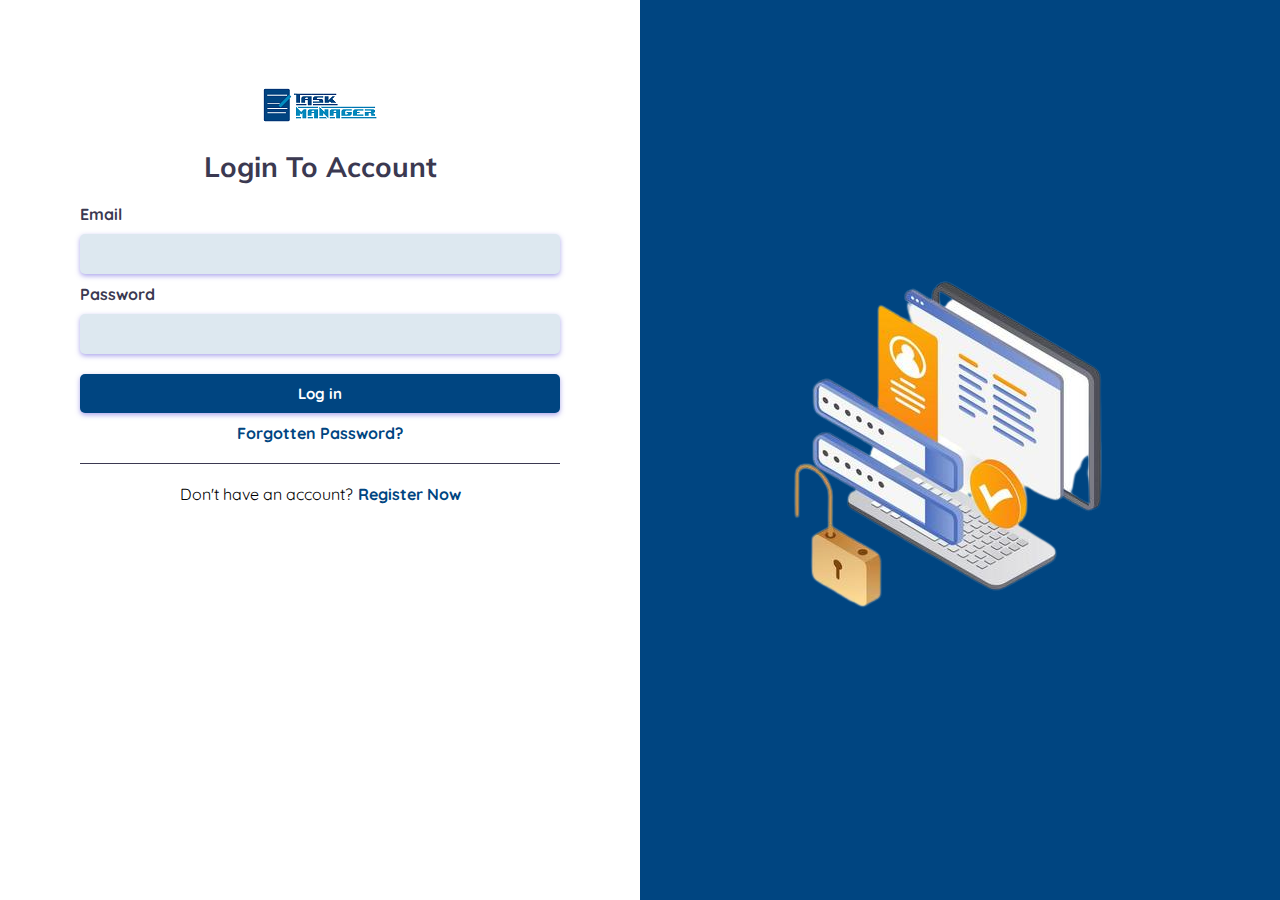
<file: auth/login.html>
<!DOCTYPE html>
<html lang="en">
<head>
    <meta charset="UTF-8">
    <meta http-equiv="X-UA-Compatible" content="IE=edge">
    <meta name="viewport" content="width=device-width, initial-scale=1.0">
    <title>Task Manager || Login</title>

    <!-- - favicon-->
    <link rel="shortcut icon" href="./favicon.svg" type="image/svg+xml">
    
    <!-- - custom css link-->
    <link rel="stylesheet" href="../assets/css/style.css">
    
    <!-- - google font link-->
    <link rel="preconnect" href="https://fonts.googleapis.com">
    <link rel="preconnect" href="https://fonts.gstatic.com" crossorigin>
    <link
        href="https://fonts.googleapis.com/css2?family=Mulish:wght@600;700;900&family=Quicksand:wght@400;500;600;700&display=swap"
        rel="stylesheet">
</head>
<body>
    <div class="body-cont">
        
        <div class="form">
            <div class="form-sect">
                <div class="form-logo">
                    <a href="../index.html"><img src="../assets/images/logo.png" alt=""></a>
                </div>
                
                <h2 class="h2 about-title">Login To Account</h2>

                <form action="#" method="POST">
                    
                    <label for="email" class="label">Email</label>
                    <input type="email" name="email" class="inp">
                    <label for="password" class="label">Password</label>
                    <input type="password" name="password" class="inp">
                    <button type="submit" name="login" class="btn btn-primary btn-form">Log in</button>
                    <p class="form-txt"><span><a href="forgottenpass.html">Forgotten Password?</a> </span></p>
                </form>

                <div class="form-alt">
                    <p>Don't have an account? <span><a href="register.html">Register Now</a> </span></p>
                </div>
            </div>
            
        </div>

        <div class="side-img">
            <img src="../assets/images/login2.png" alt="">
        </div>
    </div>
</body>
</html>
</file>
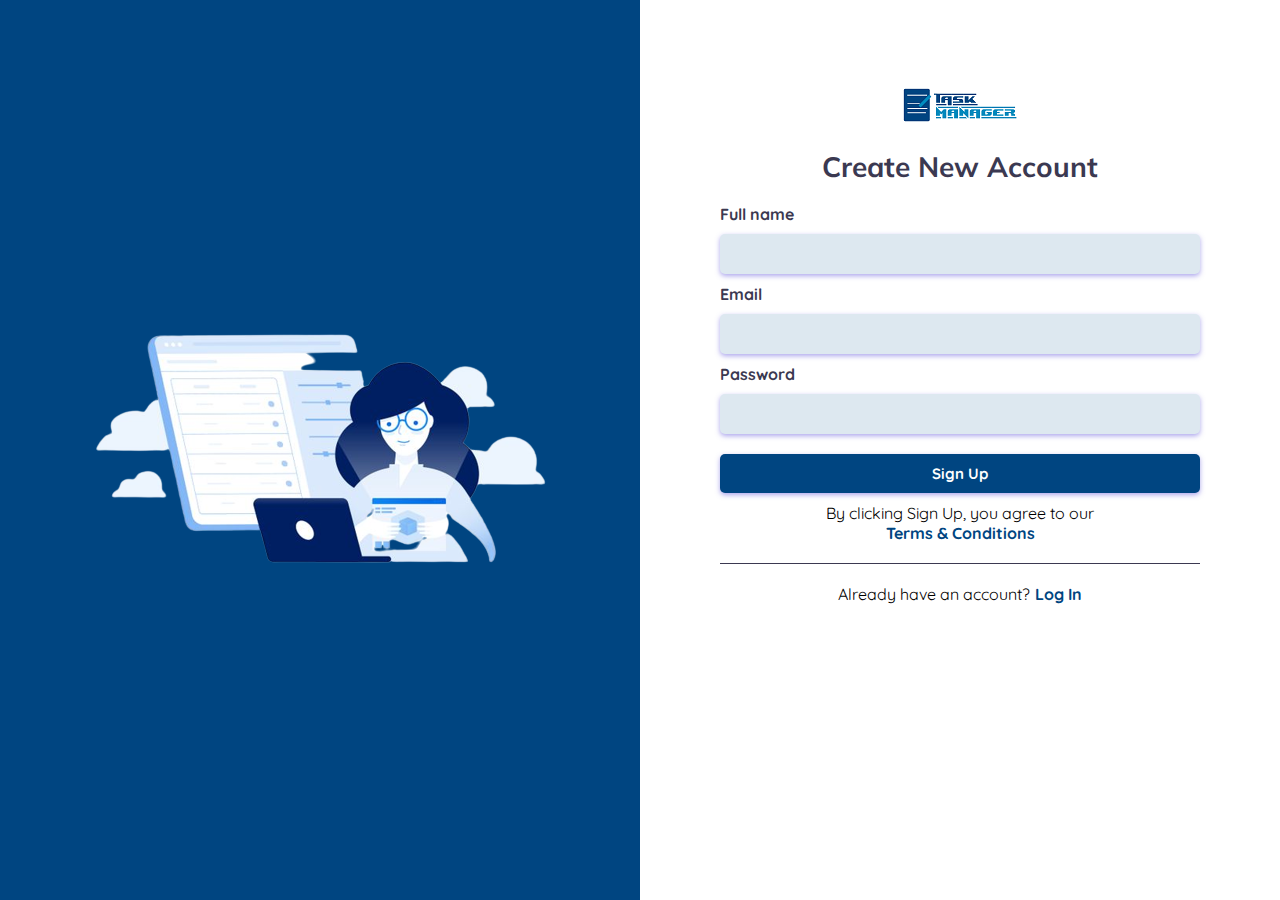
<file: auth/register.html>
<!DOCTYPE html>
<html lang="en">

<head>
    <meta charset="UTF-8">
    <meta http-equiv="X-UA-Compatible" content="IE=edge">
    <meta name="viewport" content="width=device-width, initial-scale=1.0">
    <title>Task Manager || Register</title>

    <!-- - favicon-->
    <link rel="shortcut icon" href="./favicon.svg" type="image/svg+xml">

    <!-- - custom css link-->
    <link rel="stylesheet" href="../assets/css/style.css">

    <!-- - google font link-->
    <link rel="preconnect" href="https://fonts.googleapis.com">
    <link rel="preconnect" href="https://fonts.gstatic.com" crossorigin>
    <link
        href="https://fonts.googleapis.com/css2?family=Mulish:wght@600;700;900&family=Quicksand:wght@400;500;600;700&display=swap"
        rel="stylesheet">
</head>

<body>
    <div class="body-cont">
        <div class="side-img">
            <img src="../assets/images/reg1.png" alt="">
        </div>
        <div class="form">
            <div class="form-sect">
                <div class="form-logo">
                    <a href="../index.html"><img src="../assets/images/logo.png" alt=""></a>
                </div>

                <h2 class="h2 about-title">Create New Account</h2>

                <form action="#" method="POST">
                    <label for="fname" class="label">Full name</label>
                    <input type="text" name="fname" class="inp">
                    <label for="email" class="label">Email</label>
                    <input type="email" name="email" class="inp">
                    <label for="password" class="label">Password</label>
                    <input type="password" name="password" class="inp">
                    <button type="submit" name="Signup" class="btn btn-primary btn-form">Sign Up</button>
                    <p class="form-txt">By clicking Sign Up, you agree to our<span><a href="terms.html">Terms & Conditions</a> </span></p>
                </form>

                <div class="form-alt">
                    <p>Already have an account? <span><a href="login.html">Log In</a> </span></p>
                </div>
            </div>

        </div>
    </div>
</body>

</html>
</file>
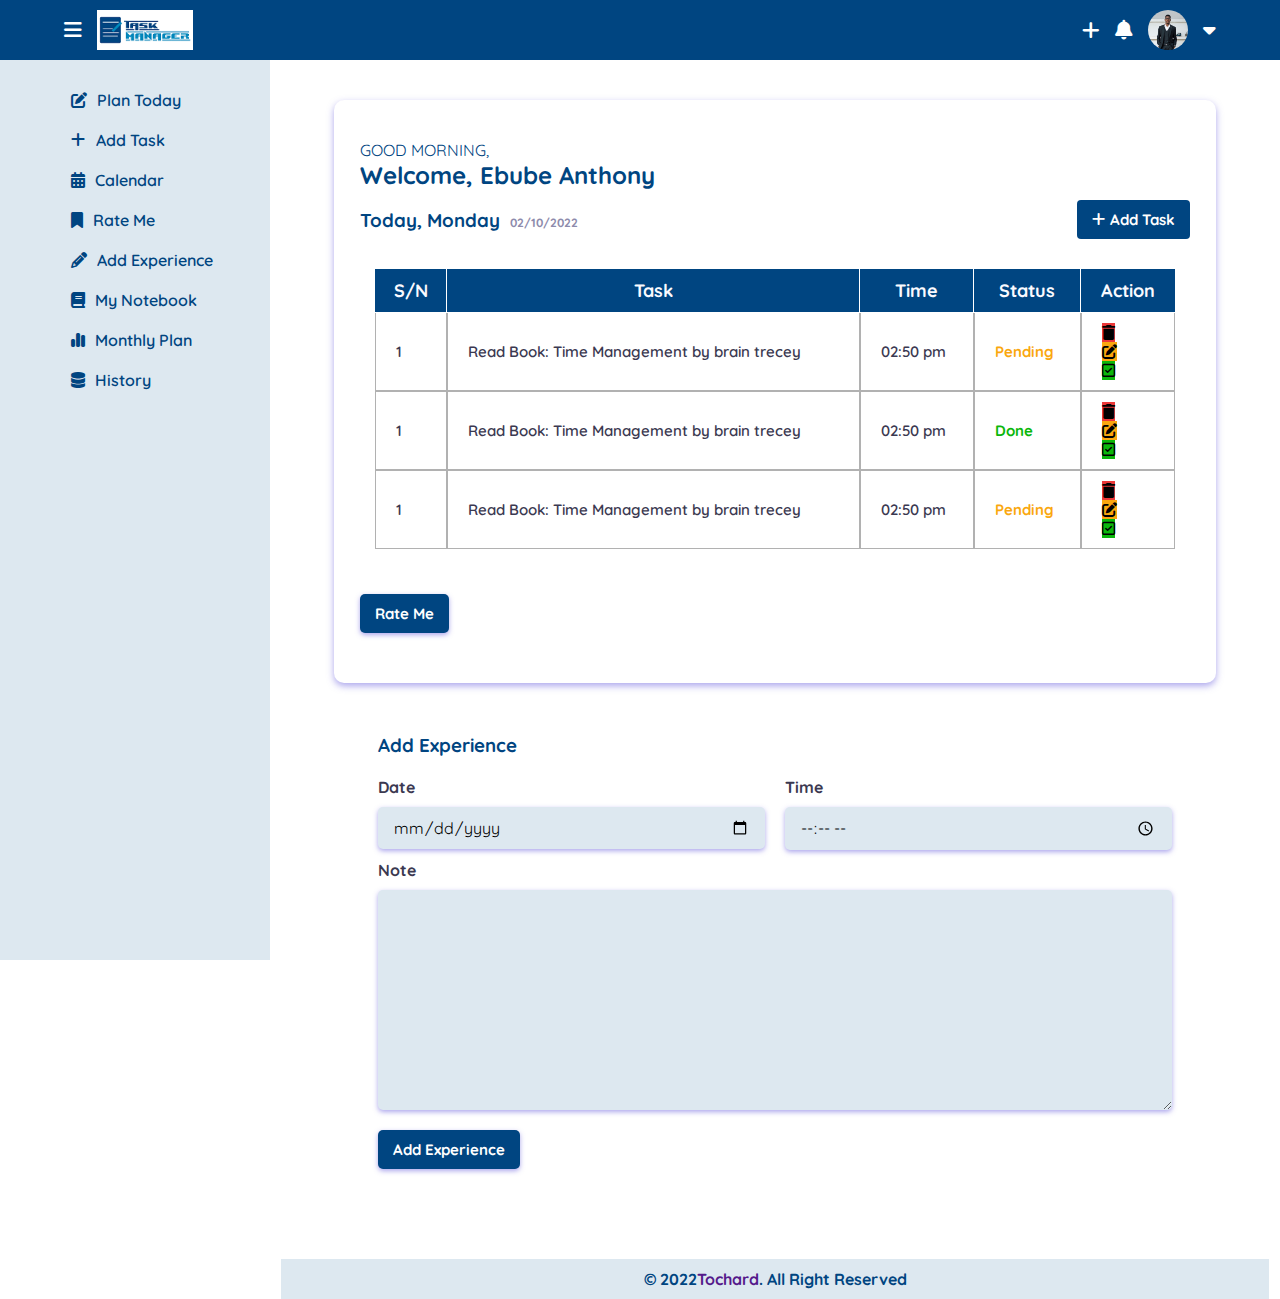
<file: dashboard/dashboard.html>
<!DOCTYPE html>
<html lang="en">
<head>
    <meta charset="UTF-8">
    <meta http-equiv="X-UA-Compatible" content="IE=edge">
    <meta name="viewport" content="width=device-width, initial-scale=1.0">
    <title>Dashboard</title>
    <!-- - custom css link-->
    <link rel="stylesheet" href="https://cdnjs.cloudflare.com/ajax/libs/font-awesome/6.1.2/css/all.min.css">
    <!-- - custom css link-->
    <link rel="stylesheet" href="./css/styles.css">
    
    <link rel="stylesheet" href="https://cdnjs.cloudflare.com/ajax/libs/font-awesome/6.1.2/css/all.min.css">
    <!-- - google font link-->
    <link rel="preconnect" href="https://fonts.googleapis.com">
    <link rel="preconnect" href="https://fonts.gstatic.com" crossorigin>
    <link
        href="https://fonts.googleapis.com/css2?family=Mulish:wght@600;700;900&family=Quicksand:wght@400;500;600;700&display=swap"
        rel="stylesheet">
</head>
<body>
    <div class="header">
        <div class="top-nav">
            <div class="left-nav">
                <i class="fa-solid fa-bars" id="menu"></i>
                <img src="../assets/images/logo.png" alt="logo" class="logo">
            </div>
            <div class="left-nav-mobile">
                <i class="fa-solid fa-bars" id="mobile"></i>
                <img src="../assets/images/logo.png" alt="logo" class="logo">
                <p>dd</p>
            </div>
            <div class="right-nav">
                <i class="fa-solid fa-plus"></i>
                <i class="fa-solid fa-bell"></i>
                <div class="profile">
                    <img src="./images/pro.jpg" alt="profile" class="profile-img">
                    <i class="fa-solid fa-caret-down"></i>
                </div>
            </div>
        </div>
    </div>

    <div class="content">
        <div class="mobile-nav" id="mobile-navs">
            <ul>
                <a href="#" class="nav-link"><li class="nav-items"><i class="fa-solid fa-pen-to-square"></i>Plan Today</li></a>
                <a href="#" class="nav-link"><li class="nav-items"><i class="fa-solid fa-plus"></i>Add Task</li></a>
                <a href="#" class="nav-link"><li class="nav-items"><i class="fa-solid fa-calendar-days"></i>Calendar</li></a>
                <a href="#" class="nav-link"><li class="nav-items"><i class="fa-solid fa-bookmark"></i>Rate Me</li></a>
                <a href="#" class="nav-link"><li class="nav-items"><i class="fa-solid fa-pencil"></i>Add Experience</li></a>
                <a href="#" class="nav-link"><li class="nav-items"><i class="fa-solid fa-book"></i>My Notebook</li></a>
                <a href="#" class="nav-link"><li class="nav-items"><i class="fa-solid fa-chart-simple"></i>Monthly Plan</li></a>
                <a href="#" class="nav-link"><li class="nav-items"><i class="fa-solid fa-database"></i>History</li></a>
            </ul>
        </div>

        <div class="side-nav" id="side-navs">
            <ul>
                <a href="#" class="nav-link">
                    <li class="nav-items"><i class="fa-solid fa-pen-to-square"></i>Plan Today</li>
                </a>
                <a href="#" class="nav-link">
                    <li class="nav-items"><i class="fa-solid fa-plus"></i>Add Task</li>
                </a>
                <a href="#" class="nav-link">
                    <li class="nav-items"><i class="fa-solid fa-calendar-days"></i>Calendar</li>
                </a>
                <a href="#" class="nav-link">
                    <li class="nav-items"><i class="fa-solid fa-bookmark"></i>Rate Me</li>
                </a>
                <a href="#" class="nav-link">
                    <li class="nav-items"><i class="fa-solid fa-pencil"></i>Add Experience</li>
                </a>
                <a href="#" class="nav-link">
                    <li class="nav-items"><i class="fa-solid fa-book"></i>My Notebook</li>
                </a>
                <a href="#" class="nav-link">
                    <li class="nav-items"><i class="fa-solid fa-chart-simple"></i>Monthly Plan</li>
                </a>
                <a href="#" class="nav-link">
                    <li class="nav-items"><i class="fa-solid fa-database"></i>History</li>
                </a>
            </ul>
        </div>

        <div class="main-content" id="main-content">
            
            <div class="card">
                <div class="greeting">
                    <p>GOOD MORNING,</p>
                    <h2>Welcome, Ebube Anthony</h2>
                </div>
                <div class="heading">
                    <h3 class="heading__title">Today, Monday <span class="heading__title--date">02/10/2022</span></h3>
                    <div>
                        <button class="btn btn-primary" id="addTask"><i class="fa-solid fa-plus"></i> Add Task</button>
                    </div>
                </div>

                <div class="form" id="taskForm">
                    <div class="form-sect">
                        <h3 class="about-title">Add Task</h3>
                
                        <form action="#" method="POST">
                            <div class="st-inp">
                                <div class="st-a">
                                    <label for="Task" class="label">Task</label>
                                    <input type="email" name="email" class="inp">
                                </div>
                                <div class="st-a">
                                    <label for="time" class="label">Time</label>
                                    <input type="time" name="time" class="inp">
                                </div>
                            </div>
<!--                             
                            <label for="password" class="label">Password</label>
                            <input type="password" name="password" class="inp"> -->
                            <button type="submit" name="add" class="btn btn-primary btn-form">Add</button>
                        </form>
                    </div>
                
                </div>

                <!-- <div class=" add-task">
                    <form action="#" method="post">
                        <input type="text" class="inp">
                        <input type="text" class="inp">

                    </form>
                </div> -->

                <div class="table-wrapper">
                    <table>
                        <thead>
                            <th>S/N</th>
                            <th>Task</th>
                            <th>Time</th>
                            <th>Status</th>
                            <th>Action</th>
                            
                        </thead>
                        <tbody>
                            <tr>
                                <td>1</td>
                                <td>Read Book: Time Management by brain trecey</td>
                                <td>02:50 pm</td>
                                <td class="status pending">Pending</td>
                                <td>
                                    <div class="action">
                                        <button class="btn__action btn-red"><i class="fa-solid fa-trash"></i></button>
                                        <button class="btn__action btn-org"><i class="fa-solid fa-pen-to-square"></i></button>
                                        <button class="btn__action btn-green"><i class="fa-regular fa-square-check"></i></button>
                                    </div>
                                </td>
                            </tr>
                            <tr>
                                <td>1</td>
                                <td>Read Book: Time Management by brain trecey</td>
                                <td>02:50 pm</td>
                                <td class="status">Done</td>
                                <td>
                                    <div class="action">
                                        <button class="btn__action btn-red"><i class="fa-solid fa-trash"></i></button>
                                        <button class="btn__action btn-org"><i class="fa-solid fa-pen-to-square"></i></button>
                                        <button class="btn__action btn-green"><i class="fa-regular fa-square-check"></i></button>
                                    </div>
                                </td>
                            </tr>
                            <tr>
                                <td>1</td>
                                <td>Read Book: Time Management by brain trecey</td>
                                <td>02:50 pm</td>
                                <td class="status pending">Pending</td>
                                <td>
                                    <div class="action">
                                        <button class="btn__action btn-red"><i class="fa-solid fa-trash"></i></button>
                                        <button class="btn__action btn-org"><i class="fa-solid fa-pen-to-square"></i></button>
                                        <button class="btn__action btn-green"><i class="fa-regular fa-square-check"></i></button>
                                    </div>
                                </td>
                            </tr>

                            
            
                        </tbody>
                    </table>


                </div>
                <form action="#" method="POST" >
                    <button type="submit" name="rateMe" class="btn btn-primary btn-form">Rate Me</button>
                </form>
            </div>

            <div class="form">
                <div class="form-sect">
                    <h3 class="about-title">Add Experience</h3>
            
                    <form action="#" method="POST">
                        <div class="st-inp">
                            <div class="st-a">
                                <label for="date" class="label">Date</label>
                                <input type="date" name="date" class="inp">
                            </div>
                            <div class="st-a">
                                <label for="time" class="label">Time</label>
                                <input type="time" name="time" class="inp">
                            </div>
                        </div>
                        
                        <label for="note" class="label">Note</label>
                        <textarea name="note" id="" cols="30" rows="10" class="inp"></textarea>
                        <button type="submit" name="add" class="btn btn-primary btn-form">Add Experience</button>
                    </form>
                </div>
            </div>

            <div class="footer">
                <p class="copyright">
                    &copy; 2022 <a href="">Tochard</a>. All Right Reserved
                </p>
            </div>
        </div>

        
    </div>
    



    <script src="./js/script.js" type="text/javascript"></script>
</body>
</html>
</file>
<file: assets/css/style.css>
/*-----------------------------------*\
  # style.css
\*-----------------------------------*/


/*-----------------------------------*\
  #CUSTOM PROPERTY
\*-----------------------------------*/

:root {

  /**
   * colors
   */

  --raisin-black-2: #22262a;
  --raisin-black-1: #004581;
  --majorelle-blue: #004581;
  --ghost-white-1: #fafaff;
  --ghost-white-2: #dde8f0;
  --white-opacity: #ffffff80;
  --independence: #3b3951;
  --lavender-web: #ece9fb;
  --eerie-black: #22262a;
  --cool-gray: #8d8bac;
  --sapphire: #0056b3;
  --white: #ffffff;

  /**
   * typography
   */

  --ff-quicksand: "Quicksand", sans-serif;
  --ff-mulish: "Mulish", sans-serif;

  --fs-1: 36px;
  --fs-2: 28px;
  --fs-3: 20px;
  --fs-4: 17px;
  --fs-5: 16px;
  --fs-6: 15px;
  --fs-7: 14px;

  --fw-500: 500;
  --fw-600: 600;
  --fw-700: 700;

  /**
   * transition
   */

  --transition: 0.25s ease;

  /**
   * spacing
   */

  --section-padding: 80px;

}





/*-----------------------------------*\
  #RESET
\*-----------------------------------*/

*, *::before, *::after {
  margin: 0;
  padding: 0;
  box-sizing: border-box;
}

li { list-style: none; }

a { text-decoration: none; }

a,
img,
span,
input,
label,
button,
ion-icon,
textarea { display: block; }

button {
  border: none;
  background: none;
  font: inherit;
  cursor: pointer;
}

input,
textarea {
  border: none;
  font: inherit;
  width: 100%;
}

html {
  font-family: var(--ff-quicksand);
  scroll-behavior: smooth;
}

body { background: var(--white); }





/*-----------------------------------*\
  #REUSED STYLE
\*-----------------------------------*/

.container { padding-inline: 15px; }

.h1,
.h2,
.h3 {
  color: var(--independence);
  font-family: var(--ff-mulish);
  line-height: 1.2;
}
.h1{
  font-family: var(--ff-mulish);
}

.h1 { font-size: var(--fs-1); }

.h2 { font-size: var(--fs-2); }

.h3 { font-size: var(--fs-3); }

.btn {
  font-size: var(--fs-6);
  font-weight: var(--fw-700);
  padding: 10px 30px;
  border-radius: 4px;
  transition: var(--transition);
}

.btn:is(:hover, :focus) { transform: translateY(-2px); }

.btn-primary {
  background: var(--majorelle-blue);
  color: var(--white);
}

.btn-primary:is(:hover, :focus) {
  --majorelle-blue: #4c3fd9;
  box-shadow: 0 3px 10px #5c50dc80;
}

.btn-outline { 
  border: 1px solid var(--majorelle-blue);
  color: var(--majorelle-blue);
}

.btn-outline:is(:hover, :focus) {
  background: var(--majorelle-blue);
  color: var(--white);
  box-shadow: 0 3px 10px #5c50dc80;
}

.btn-secondary {
  background: #5c50dc26;
  color: var(--majorelle-blue);
}

.section-title { text-align: center; }

.section-text {
  color: var(--cool-gray);
  font-size: var(--fs-6);
  line-height: 1.7;
  text-align: center;
}





/*-----------------------------------*\
  #HEADER
\*-----------------------------------*/

.header {
  position: fixed;
  top: 0;
  left: 0;
  width: 100%;
  background: var(--white);
  padding: 10px;
  box-shadow: 0 1px 2px #0000000d;
  min-height: 60px;
  overflow: hidden;
  transition: 0.5s ease-in-out;
  z-index: 4;
  border-bottom: 4px solid var(--majorelle-blue);
}

.header.active { height: 330px; }

.header .container {
  display: flex;
  justify-content: space-between;
  align-items: center;
}

.menu-toggle-btn { font-size: 50px; }

.navbar {
  position: absolute;
  width: 100%;
  top: 64px;
  left: 0;
  padding-inline: 30px;
  visibility: hidden;
  opacity: 0;
  transition: 0.5s ease-in-out;
}
.header.active{
  background-color: var(--ghost-white-1);
}
.header.active .navbar {
  visibility: visible;
  opacity: 1;
  padding-top: 40px;
}

.navbar-link,
.header-action-link {
  color: var(--cool-gray);
  font-size: var(--fs-6);
  font-family: var(--ff-mulish);
  padding-block: 8px;
}

:is(.navbar-link, .header-action-link):is(:hover, :focus) { color: var(--majorelle-blue); }

.register{
  background-color: var(--majorelle-blue);
}



/*-----------------------------------*\
  #HERO
\*-----------------------------------*/

.hero {
  padding: 125px 0 var(--section-padding);
  background: var(--ghost-white-2);
  height: 90vh;
}

.hero-content { margin-bottom: 40px; }

.hero-title { margin-bottom: 20px; }

.hero-text {
  color: var(--cool-gray);
  font-size: var(--fs-4);
  font-weight: var(--fw-500);
  line-height: 1.8;
  margin-bottom: 10px;
}

.form-text {
  color: var(--independence);
  font-weight: var(--fw-500);
  line-height: 1.8;
  margin-bottom: 20px;
}

.form-text span {
  display: inline-block;
  font-size: 20px;
}



.hero-banner img { max-width: 100%; }





/*-----------------------------------*\
  #ABOUT
\*-----------------------------------*/

.about { padding-block: var(--section-padding); }

.about-content { margin-bottom: 30px; }

.about-icon {
  width: 60px;
  height: 60px;
  background: var(--lavender-web);
  display: grid;
  place-items: center;
  color: var(--majorelle-blue);
  font-size: 40px;
  border-radius: 4px;
  margin-bottom: 20px;
}

.about-title { margin-bottom: 10px; }

.about-text {
  color: var(--cool-gray);
  font-weight: var(--fw-500);
  line-height: 1.8;
  margin-bottom: 20px;
}

.about-list {
  display: grid;
  gap: 20px;
}

.about-card {
  padding: 20px;
  text-align: center;
  box-shadow: 0 3px 12px #060a2d0f;
  border-radius: 4px;
  transition: var(--transition);
}

.about-card:hover {
  background: var(--majorelle-blue);
  transform: translateY(-5px);
  box-shadow: 0 5px 18px #5c50dc66;
}

.about-card .card-icon {
  width: 60px;
  height: 60px;
  background: var(--lavender-web);
  display: grid;
  place-items: center;
  color: var(--majorelle-blue);
  font-size: 28px;
  border-radius: 50%;
  margin-inline: auto;
  margin-bottom: 20px;
  transition: var(--transition);
}

.about-card:hover .card-icon {
  background: #ffffff26;
  color: var(--white);
  box-shadow: 0 0 0 8px #ffffff0d;
}

.about-card .card-title {
  margin-bottom: 10px;
  transition: var(--transition);
}

.about-card:hover .card-title { color: var(--white); }

.about-card .card-text {
  color: var(--cool-gray);
  font-size: var(--fs-6);
  font-weight: var(--fw-500);
  line-height: 1.8;
  transition: var(--transition);
}

.about-card:hover .card-text { color: #ffffff80; }





/*-----------------------------------*\
  #FEATURES
\*-----------------------------------*/

.features {
  padding-block: var(--section-padding);
  background: var(--ghost-white-1);
}

.features .section-title { margin-bottom: 15px; }

.features .section-text { margin-bottom: 60px; }

.features-wrapper:not(:last-child) { margin-bottom: 80px; }

.features-banner { margin-bottom: 35px; }

.features-banner img { width: 100%; }

.features-content-subtitle {
  display: flex;
  align-items: center;
  gap: 10px;
  font-size: var(--fs-5);
  color: var(--eerie-black);
  margin-bottom: 20px;
}

.features-content-subtitle ion-icon {
  color: var(--majorelle-blue);
  font-size: 20px;
}

.features-content-title {
  font-size: var(--fs-2);
  font-family: var(--ff-mulish);
  color: var(--independence);
  font-weight: var(--fw-600);
  margin-bottom: 25px;
}

.features-content-title strong { font-weight: var(--fw-700); }

.features-content-text {
  font-size: var(--fs-6);
  color: var(--cool-gray);
  line-height: 1.7;
  margin-bottom: 25px;
}

.features-list { margin-bottom: 40px; }

.features-list-item {
  display: flex;
  align-items: flex-start;
  gap: 5px;
  font-size: var(--fs-5);
  color: var(--cool-gray);
  margin-bottom: 10px;
}

.features-list-item ion-icon { font-size: 23px; }

.features-list-item p { width: calc(100% - 28px); }

.features-wrapper:last-child {
  display: flex;
  flex-direction: column-reverse;
}

.btn-group {
  display: flex;
  flex-wrap: wrap;
  justify-content: flex-start;
  align-items: flex-start;
  gap: 10px;
}





/*-----------------------------------*\
  #FOOTER
\*-----------------------------------*/

footer {
  background: var(--raisin-black-1);
  color: var(--white-opacity);
  font-weight: var(--fw-500);
}

.footer-top { padding-block: var(--section-padding); }

.footer-brand { margin-bottom: 60px; }

footer .logo { margin-bottom: 25px; }

.footer-text {
  font-size: var(--fs-6);
  line-height: 1.8;
  margin-bottom: 25px;
}

.social-list {
  display: flex;
  justify-content: flex-start;
  align-items: center;
  gap: 20px;
}

.social-link {
  color: var(--white-opacity);
  font-size: 25px;
  transition: var(--transition);
}

.social-link:is(:hover, :focus) { color: var(--white); }

.footer-link-box {
  display: grid;
  gap: 15px;
}

.footer-list li:first-child { margin-bottom: 20px; }

.footer-item-title {
  color: var(--white);
  font-family: var(--ff-mulish);
  font-weight: var(--fw-700);
}

.footer-link {
  color: var(--white-opacity);
  font-size: var(--fs-6);
  transition: var(--transition);
  padding-block: 10px;
}

.footer-link:is(:hover, :focus) {
  color: var(--white);
  transform: translateX(5px);
}

.footer-bottom {
  background: var(--raisin-black-2);
  padding-block: 10px;
  text-align: center;
}

.foot .email-field {
  background: var(--ghost-white-2);
  padding: 17px 20px;
  border-radius: 8px;
  margin-bottom: 20px;
}

.foot .email-field:focus {
  outline-color: var(--majorelle-blue);
}

.foot .btn-primary {
  margin-inline: auto;
}

.copyright a {
  display: inline-block;
  color: var(--white-opacity);
  transition: var(--transition);
}

.copyright a:is(:hover, :focus) { color: var(--white); }



/**LOGIN AND REGISTER**/
.body-cont {
  height: 100vh;
  background-color: var(--majorelle-blue);
  display: grid;
  grid-template-columns: 1fr 1fr;
}

.form-logo {
  display: flex;
  justify-content: center;
  align-items: center;
  margin-bottom: 20px;
}

.form {
  background-color: #fff;
  height: 100vh;
}
.error-txt {
  color: #721c24;
  background: #f8d7da;
  padding: 8px 10px;
  text-align: center;
  border-radius: 5px;
  margin-bottom: 10px;
  border: 1px solid #f5c6cb;
  display: none;
}
.form-sect {
  padding: var(--section-padding);
}

.form-sect h2 {
  text-align: center;
  margin-bottom: 20px;
}

.inp {
  background-color: var(--ghost-white-2);
  border-radius: 5px;
  margin: 10px 0;
  font-size: 16px;
  padding: 10px 15px;
  box-shadow: 0 2px 5px #5c50dc80;
  outline: none;
}

label {
  font-weight: bold;
  color: var(--independence);
}

.btn-form {
  display: inline-block;
  width: 100%;
  border-radius: 5px;
  margin: 10px 0;
  box-shadow: 0 2px 5px #5c50dc80;
}
.form-txt{
  text-align: center;
}
.form-txt span a{
  color: var(--majorelle-blue);
  font-weight: 700;
}
.form-alt {
  margin-top: 20px;
  padding: 20px 0;
  border-top: 1px solid var(--independence);
}

.form-alt p {
  display: flex;
  justify-content: center;
}

.form-alt p span a{
  color: var(--majorelle-blue);
  font-weight: 700;
  padding-left: 5px;
}


.side-img {
  margin: auto;
}

.side-img img {
  width: 100%;
}








/*-----------------------------------*\
  #MEDIA QUERIES
\*-----------------------------------*/

/**
 * responsive for larger than 450px screen
 */

@media (min-width: 450px) {

  /**
   * HERO
   */

  .hero-form { position: relative; }

  .email-field {
    margin-bottom: 0;
    padding-right: 155px;
  }





  /**
   * ABOUT
   */

  .about-card .card-text {
    max-width: 300px;
    margin-inline: auto;
  }

}





/**
 * responsive for larger than 576px screen
 */

@media (min-width: 576px) {

  /**
   * CUSTOM PROPERTY
   */

  :root {

    /**
     * typography
     */

    --fs-1: 52px;

  }



  /**
   * REUSED STYLE
   */

  .container {
    max-width: 525px;
    margin-inline: auto;
  }

  .section-text {
    max-width: 460px;
    margin-inline: auto;
    margin-bottom: 80px;
  }

}





/**
 * responsive for larger than 768px screen
 */

@media (min-width: 768px) {

  /**
   * REUSED STYLE
   */


  .container { max-width: 720px; }

  .section-text { max-width: 645px; }



  /**
   * HERO
   */

  .hero :is(.hero-text, .form-text, .hero-form) { max-width: 520px; }

  .hero-banner {
    max-width: 600px;
    margin-inline: auto;
  }



  /**
   * ABOUT
   */

  .about-list { grid-template-columns: 1fr 1fr; }



  /**
   * CONTACT
   */

  .contact-form .wrapper-flex {
    display: flex;
    gap: 30px;
  }

  .wrapper-flex .input-wrapper { width: 50%; }



  /**
   * FOOTER
   */

  .footer-link-box { grid-template-columns: repeat(3, 1fr); }

}

/**
 * responsive for larger than 992px screen
 */
@media (min-width: 992px) {

  /**
   * REUSED STYLE
   */

  .container { max-width: 950px; }

  .section-text { max-width: 450px; }



  /**
   * HEADER
   */

  .header {
    overflow: visible;
    padding-block: 0;
    height: unset;
  }

  .header.active { height: unset; }

  .menu-toggle-btn { display: none; }

  .navbar {
    position: static;
    visibility: visible;
    opacity: 1;
    display: flex;
    justify-content: space-between;
    align-items: center;
    padding-inline: 0;
  }

  .navbar-list {
    display: flex;
    justify-content: center;
    align-items: center;
    width: max-content;
    gap: 40px;
    margin-inline: auto;
  }

  .header-actions {
    display: flex;
    align-items: center;
    gap: 40px;
  }

  .navbar-link,
  .header-action-link { padding-block: 25px; }



  /**
   * HERO
   */

  .hero .container {
    display: grid;
    grid-template-columns: 4fr 5fr;
    align-items: center;
    gap: 60px;
  }

  .hero-content { margin-bottom: 0; }



  /**
   * ABOUT
   */

  .about .container {
    display: flex;
    align-items: center;
    gap: 50px;
  }

  .about-content {
    margin-bottom: 0;
    width: 40%;
  }

  .about-list {
    gap: 30px;
    padding-bottom: 50px;
  }

  .about-list li:nth-child(odd) { transform: translateY(50px); }



  /**
   * FEATURES
   */

  .features-wrapper {
    display: grid !important;
    grid-template-columns: 1fr 1fr;
    align-items: center;
    gap: 90px;
  }

  .features-wrapper:not(:last-child) { margin-bottom: 100px; }

  .features-wrapper:last-child .features-banner {
    grid-column: 2 / 3;
    grid-row: 1 / 2;
  }




  /**
   * FOOTER
   */

  .footer-top .container {
    display: flex;
    justify-content: space-between;
    align-items: flex-start;
    gap: 50px;
  }

  .footer-brand {
    margin-bottom: 0;
    max-width: 300px;
  }

  .footer-list { width: 140px; }

}





/**
 * responsive for larger than 1200px screen
 */

@media (min-width: 1200px) {

  /**
   * REUSED STYLE
   */

  .container { max-width: 1150px; }



  /**
   * HERO
   */

  .hero .container { gap: 150px; }



  /**
   * FOOTER
   */

  .footer-link-box { margin-right: 40px; }

  .footer-list { width: 170px; }

}





/**
 * responsive for smaller than 768px screen
 */
@media (max-width: 768px) {

  .body-cont {
    display: block;
  }

  .side-img{
    display: none;
  }
    
}

/**
 * responsive for smaller than 992px screen
 */
@media (max-width: 992px) {

  .hero-banner img {
    display: none;
  }
}
</file>
<file: dashboard/css/styles.css>
/*-----------------------------------*\
  # style.css
\*-----------------------------------*/


/*-----------------------------------*\
  #CUSTOM PROPERTY
\*-----------------------------------*/

:root {

    /**
   * colors
   */

    --raisin-black-2: #22262a;
    --raisin-black-1: #004581;
    --majorelle-blue: #004581;
    --ghost-white-1: #fafaff;
    --ghost-white-2: #dde8f0;
    --white-opacity: #ffffff80;
    --independence: #3b3951;
    --lavender-web: #ece9fb;
    --eerie-black: #22262a;
    --cool-gray: #8d8bac;
    --sapphire: #0056b3;
    --white: #ffffff;

    /**
   * typography
   */

    --ff-quicksand: "Quicksand", sans-serif;
    --ff-mulish: "Mulish", sans-serif;

    --fs-1: 36px;
    --fs-2: 28px;
    --fs-3: 20px;
    --fs-4: 17px;
    --fs-5: 16px;
    --fs-6: 15px;
    --fs-7: 14px;

    --fw-500: 500;
    --fw-600: 600;
    --fw-700: 700;

    /**
   * transition
   */

    --transition: 0.25s ease;

    /**
   * spacing
   */

    --section-padding: 50px 5%;

}





/*-----------------------------------*\
  #RESET
\*-----------------------------------*/

*,
*::before,
*::after {
    margin: 0;
    padding: 0;
    box-sizing: border-box;
}

li {
    list-style: none;
}

a {
    text-decoration: none;
}

a,
img,
input,
label,
button,
ion-icon,
textarea {
    display: block; 
}

button {
    border: none;
    background: none;
    font: inherit;
    cursor: pointer;
}

input,
textarea {
    border: none;
    font: inherit;
    width: 100%;
}

html {
    font-family: var(--ff-quicksand);
    scroll-behavior: smooth;
}

body {
    background: var(--white);
}





/*-----------------------------------*\
  #REUSED STYLE
\*-----------------------------------*/

.container {
    padding-inline: 15px;
}

.h1,
.h2,
.h3 {
    color: var(--independence);
    font-family: var(--ff-mulish);
    line-height: 1.2;
}

.h1 {
    font-family: var(--ff-mulish);
}

.h1 {
    font-size: var(--fs-1);
}

.h2 {
    font-size: var(--fs-2);
}

.h3 {
    font-size: var(--fs-3);
}

.btn {
    font-size: var(--fs-6);
    font-weight: var(--fw-700);
    padding: 10px 15px;
    border-radius: 4px;
    transition: var(--transition);
}

.btn:is(:hover, :focus) {
    transform: translateY(-2px);
}

.btn-primary {
    background: var(--majorelle-blue);
    color: var(--white);
}

.btn-primary:is(:hover, :focus) {
    --majorelle-blue: #4c3fd9;
    box-shadow: 0 3px 10px #5c50dc80;
}

.btn-outline {
    border: 1px solid var(--majorelle-blue);
    color: var(--majorelle-blue);
}

.btn-outline:is(:hover, :focus) {
    background: var(--majorelle-blue);
    color: var(--white);
    box-shadow: 0 3px 10px #5c50dc80;
}

.btn-secondary {
    background: #5c50dc26;
    color: var(--majorelle-blue);
}
.btn-logOut{
    display: block;
    margin-left: 10%;
    margin-top: 10px;
    background: #eb3838;
    color: #fff;
}
.btn-logOut:hover{
    background-color: red;
}
.btn-logOut i{
    padding-right: 5px;
}
.section-title {
    text-align: center;
}

.section-text {
    color: var(--cool-gray);
    font-size: var(--fs-6);
    line-height: 1.7;
    text-align: center;
}

.card{
    padding: 40px 3%;
    border-radius: 10px;
    box-shadow: 0 3px 7px #5c50dc80;
    width: 100%;
    color: var(--majorelle-blue);
}

.box {

    background-color: #fff;
    box-shadow: 0 3px 7px #5c50dc80;
    border-radius: 10px;
    margin-top: 30px;
}

.card-grid {
    display: grid;
    grid-template-columns: repeat(auto-fit, minmax(300px, 1fr));
    grid-gap: 20px;
}



/*-----------------------------------*\
  #HEADER
\*-----------------------------------*/

.top-nav{
    display: flex;
    justify-content: space-between;
    align-items: center;
    background-color: var(--majorelle-blue);
    padding: 10px 5%;
    position: fixed;
    width: 100%;
    z-index: 10000;
}
#menu{
    padding: 10px 0;
}
.logo{
    height: 40px;
}

.left-nav, .right-nav, .left-nav-mobile, .profile{
    display: flex;
    align-items: center;
    color: var(--white);
    font-size: var(--fs-3);
    gap: 15px;
}
.right-nav a{
    color: var(--white);
}
.left-nav-mobile{
    display: none;
}
.profile img{
    height: 40px;
    width: 40px;
    border-radius: 50%;
}


/* CONTENT SECTION */

.content{
    display: flex;
    position: relative;
}

/* SIDE-NAV */

.side-nav{
    padding: 20px 0 0 4%;
    background-color: var(--ghost-white-2);
    width: 270px;
    height: 100vh;
    z-index: 10000;
    top: 60px;
    position: fixed;
    /* display: none; */

}
#side-navs{
    display: block;
}
#mobile-navs{
    display: none;
}

.nav-link{
    padding: 10px 20px;
    color: var(--majorelle-blue);
    font-weight: 600;
    font-size: var(--fs-5);
}
.nav-link i{
    padding-right: 10px;
}
.nav-link:hover{
    border-radius: 5px 0 0 5px;
    background-color: var(--cool-gray);
    color: var(--ghost-white-1);
}
.active{
    border-radius: 5px 0 0 5px;
    background-color: var(--sapphire);
    color: var(--ghost-white-1);
}


/* MAIN CONTENT */
.greeting{
    color: var(--majorelle-blue);
    text-transform: capitalize;
}
.main-content{
    padding: var(--section-padding);
    padding-bottom: 0;
    margin-top: 50px;
    position: absolute;
    right: 0;
    /* top: 0; */
}

#main-content{
    width: calc(100% - 270px);
}
/*  HEADINGS */

.heading{
    display: flex;
    justify-content: space-between;
    align-items: center;
    margin-top: 10px;
}
.heading__title{
    color: var(--majorelle-blue);
}
.heading__title--date{
    font-size: 12px;
    padding-left: 5px;
    color: var(--cool-gray);
}





/*  TABLE */

.table-wrapper {
    overflow-y: scroll;
    overflow-x: scroll;
    height: fit-content;
    max-height: 66.4vh;
    margin: 15px;
    margin-top: 30px;
    padding-bottom: 20px;
}
table {
    width: 100%;
    border-collapse: separate;
    border-spacing: 0px;
}
table th {
    position: sticky;
    top: 0px;
    background-color: var(--majorelle-blue);
    color: var(--ghost-white-1);
    text-align: center;
    font-size: 18px;
    font-weight: 700;
    outline: 0.7px solid #fff;

}
table th,
table td {
    padding: 15px;
    padding-top: 10px;
    padding-bottom: 10px;
}

table td {
    text-align: left;
    font-size: 15px;
    border: 1px solid rgb(177, 177, 177);
    padding-left: 20px;
    color: var(--independence);
    font-weight: 600;
}
table td form button{
    margin: auto;
    color: #fff;
    /* padding: 0px 20px; */

}
.status{
    color: #0bb70b;
    font-weight: 700;
}
.pending{
    color:#faa70e;
    font-weight: 700;
}
/* .action, .act-btn{
    display: flex;
    justify-content: space-around;
    gap: 10px;
    align-items: baseline;
} */
.btn-red{
    background-color: #eb3838;
}
.btn-org{
    background-color: #faa70e;
}
.btn-green{
    background-color: #0bb70b;
}
.btn-blue {
    color: #0056b3;
}
act-btn

/* FORM */

.form {
    background-color: #fff;
    box-shadow: 0 3px 7px #5c50dc80;
    border-radius: 10px;
    margin-top: 30px;
}

.errortxt {
    color: var(--majorelle-blue);
    background: #5c50dc80;
    padding: 8px 10px;
    text-align: center;
    font-weight: bold;
    border-radius: 5px;
    margin-bottom: 10px;
    border: 1px solid var(--majorelle-blue);
    display: none;
}
.form-sect {
    padding: var(--section-padding);
}

.form-sect h3 {
    /* text-align: center;/'A/ */
    margin-bottom: 20px;
    color: var(--majorelle-blue);
}

.inp {
    background-color: var(--ghost-white-2);
    border-radius: 5px;
    margin: 10px 0;
    font-size: 16px;
    padding: 10px 15px;
    box-shadow: 0 2px 5px #5c50dc80;
    outline: none;
}

label {
    font-weight: bold;
    color: var(--independence);
}

.btn-form {
    display: inline-block;
    /* width: 100%; */
    border-radius: 5px;
    margin: 10px 0;
    box-shadow: 0 2px 5px #5c50dc80;
}

.form-txt {
    text-align: center;
}

.form-txt span a {
    color: var(--majorelle-blue);
    font-weight: 700;
}
.st-inp{
    display: grid;
    grid-template-columns: repeat(auto-fit, minmax(250px, 1fr));
    grid-gap: 20px;
}

#taskForm{
    display: none;
}
#plan{
    display: none;
}
.radio-select{
    display: flex;
    gap: 50px;
    margin-top: 10px;
}
.radio-btn{
    display: flex;
    gap: 5px;
}

/* FOOTER */

.footer{
    background-color: var(--ghost-white-2);
    color: var(--majorelle-blue);
    display: flex;
    justify-content: center;
    align-items: center;
    height: 40px;
    margin: 0 -6%;
    margin-top: 30px;
    bottom: 0;

}
.footer p{
    display: flex;
    font-weight: 700;
}



/* RATING */

.rating{
    text-align: center;
}
.rate-date{
    text-align: left;
}
.rating h2{
    display: inline-block;
    padding: 10px;
}
.rate-per{
    font-size: 60px;
    display: inline-block;
    padding: 20px;
}
.rating img{
    height: 150px;
    margin: 0 auto;
}


.see-task-btn{
    margin: 30px 0;
    display: flex;
    justify-content: end;
}

.mth{
    margin: 0 auto;
}
.month-grid{
    display: grid;
    grid-template-columns: repeat(auto-fit, minmax(200px, 1fr));
    grid-gap: 20px;
    padding: 50px 5%;
}
.month form{
    display: flex;
    justify-content: center;
}
.month button{
    width: 200px;
}



.nt-heading{
    padding: 20px 0;
}
.nt-head{
    display: inline-block;
    margin-bottom: 10px;
}
.nt-date{
    text-align: center;
    text-decoration: underline;
}
.nt-time{
    text-align: right;
    text-decoration: underline;
    padding-right: 15%;
    margin: 10px 0;
}
.nt-note{
    padding: 0 5%;
}







.upload{
    width: 125px;
    position: relative;
    margin: auto;
}

.upload img{
    height: 125px;
    width: 125px;
    border-radius: 50%;
    border: 5px solid var(--cool-gray);
}
.upload i{
    color: #fff;
}
.upload .round{
    position: absolute;
    background: var(--majorelle-blue);
    bottom: 0;
    right: 0;
    width: 32px;
    height: 32px;
    line-height: 33px;
    text-align: center;
    border-radius: 50%;
    overflow: hidden;
}

.upload .round input[type = "file"]{
    position: absolute;
    transform: scale(3);
    opacity: 0;
}

input[type="file"]::-webkit-file-upload-button{
    cursor: pointer;
}


.pro{
    margin: 20px 0;
    display: flex;
    justify-content: center;
    align-items: center;
    gap: 30px;
    flex-wrap: wrap;
}

.pr{
    display: flex;
    justify-content: center;
    align-items: center;
    gap: 20px;
}
.pr input{
    width: 100%;
}





/**
 * responsive for smaller than 768px screen
 */
@media (max-width: 768px) {

.left-nav-mobile{
    display: flex;
}
.left-nav{
    display: none;
}
#side-navs {
    display: none;
}

#main-content {
    width: 100%;
}
#mobile-navs {
    padding: 20px 0 0 4%;
    background-color: var(--ghost-white-2);
    z-index: 10000;
    height: 100vh;
    width: 80vw;
    top: 60px;
    position: fixed;
    display: none;
}
}
</file>
